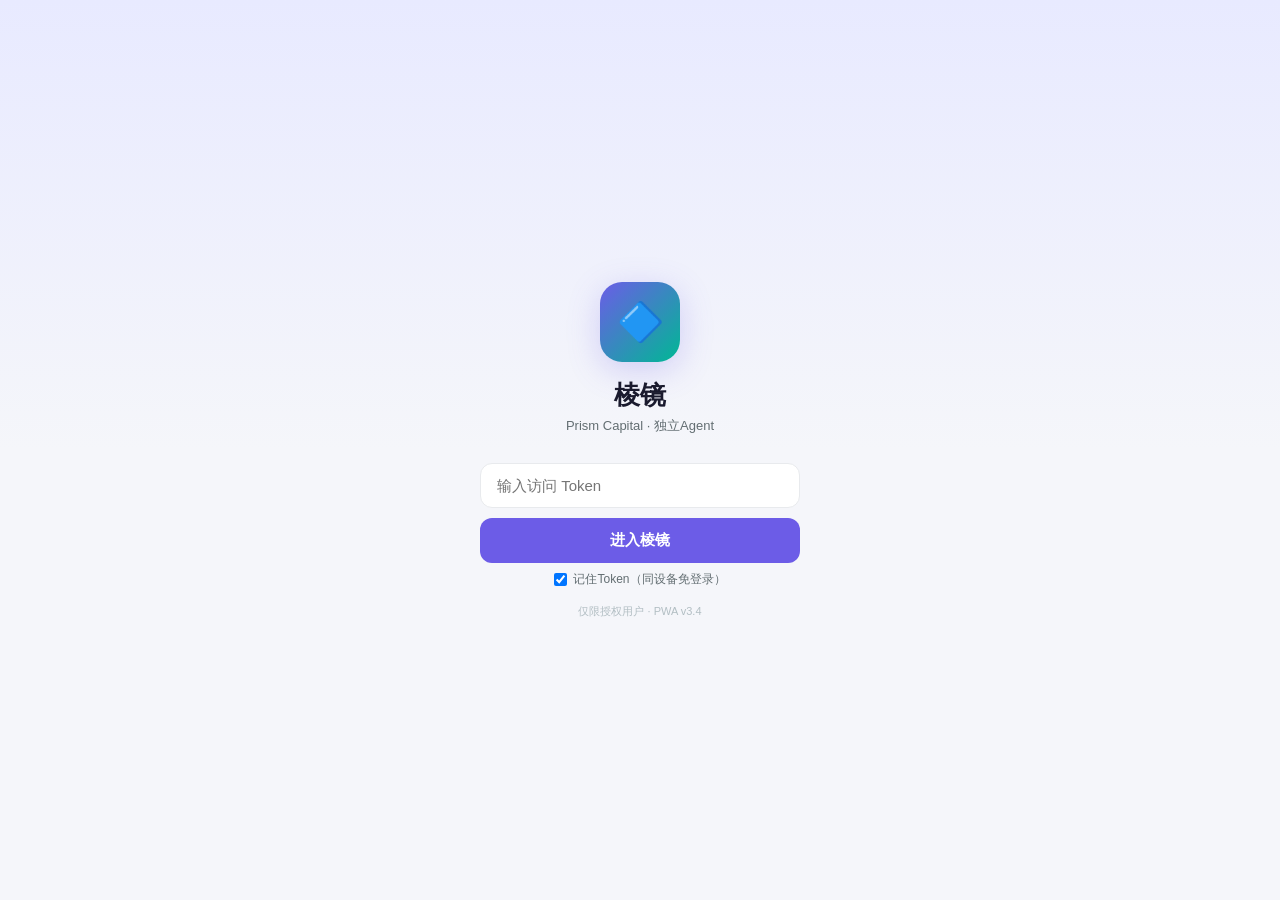
<file: prism-api/static/index.html>
<!DOCTYPE html>
<html lang="zh-CN">
<head>
<meta charset="UTF-8">
<meta name="viewport" content="width=device-width,initial-scale=1.0,user-scalable=no,viewport-fit=cover">
<meta name="apple-mobile-web-app-capable" content="yes">
<meta name="apple-mobile-web-app-status-bar-style" content="black-translucent">
<meta name="apple-mobile-web-app-title" content="棱镜">
<meta name="theme-color" content="#f5f6fa">
<title>棱镜 Prism</title>
<link rel="manifest" href="/manifest.json">
<link rel="apple-touch-icon" href="/icon-192.png">
<style>
*{margin:0;padding:0;box-sizing:border-box}
:root{
  --bg:#f5f6fa;--card:#fff;--card-hover:#f0f1f5;
  --border:#e8eaed;--divider:#f0f1f5;
  --primary:#6c5ce7;--primary-dark:#5a4bd1;--primary-light:#a29bfe;--primary-bg:rgba(108,92,231,0.08);
  --accent:#00b894;--accent-bg:rgba(0,184,148,0.08);
  --red:#e74c3c;--green:#27ae60;--yellow:#f39c12;--orange:#e67e22;
  --text:#1a1a2e;--text2:#636e72;--text3:#b2bec3;
  --user-bubble:#d4edda;--bot-bubble:#fff;
  --radius:16px;--safe-top:env(safe-area-inset-top,0px);--safe-bottom:env(safe-area-inset-bottom,0px)
}
html,body{height:100%;overflow:hidden}
body{font-family:-apple-system,BlinkMacSystemFont,'SF Pro Display','PingFang SC',sans-serif;background:var(--bg);color:var(--text);-webkit-font-smoothing:antialiased;overscroll-behavior:none}

/* ===== 登录 ===== */
.login-screen{display:flex;flex-direction:column;align-items:center;justify-content:center;height:100%;padding:40px 24px;background:linear-gradient(180deg,#e8eaff 0%,var(--bg) 50%)}
.login-logo{width:80px;height:80px;background:linear-gradient(135deg,var(--primary),var(--accent));border-radius:22px;display:flex;align-items:center;justify-content:center;font-size:38px;margin-bottom:16px;box-shadow:0 8px 32px rgba(108,92,231,0.25)}
.login-title{font-size:26px;font-weight:700;color:var(--text)}
.login-sub{color:var(--text2);font-size:13px;margin:4px 0 28px}
.login-input{width:100%;max-width:320px;padding:13px 16px;background:var(--card);border:1.5px solid var(--border);border-radius:12px;font-size:15px;outline:none;margin-bottom:10px;color:var(--text)}
.login-input:focus{border-color:var(--primary)}
.login-btn{width:100%;max-width:320px;padding:13px;background:var(--primary);border:none;border-radius:12px;color:#fff;font-size:15px;font-weight:600;cursor:pointer}
.login-btn:active{opacity:.85}
.login-hint{color:var(--text3);font-size:11px;margin-top:16px}
.login-remember{display:flex;align-items:center;gap:6px;margin-top:8px;font-size:12px;color:var(--text2)}

/* ===== 主框架 ===== */
.app{display:none;flex-direction:column;height:100%}

/* 顶部栏 - 扣子风格 */
.top-bar{
  height:calc(52px + var(--safe-top));padding-top:var(--safe-top);
  background:rgba(245,246,250,0.95);backdrop-filter:blur(20px);-webkit-backdrop-filter:blur(20px);
  display:flex;align-items:center;justify-content:space-between;
  padding-left:14px;padding-right:14px;
  border-bottom:0.5px solid rgba(0,0,0,0.06);flex-shrink:0;z-index:100
}
.tb-left{display:flex;align-items:center;gap:6px}
.tb-menu{font-size:20px;padding:4px;cursor:pointer;color:var(--text2)}
.tb-name{display:flex;flex-direction:column;line-height:1.2}
.tb-name-main{font-size:16px;font-weight:600;color:var(--text);display:flex;align-items:center;gap:4px}
.tb-name-main .arrow{font-size:12px;color:var(--text3)}
.tb-name-sub{font-size:10px;color:var(--text3);margin-top:1px}
.tb-right{display:flex;align-items:center;gap:12px}
.tb-icon{font-size:18px;color:var(--text2);cursor:pointer;padding:4px}

/* 内容区 */
.content{flex:1;overflow:hidden;position:relative}
.tab-page{display:none;height:100%;flex-direction:column}
.tab-page.active{display:flex}

/* ===== 聊天页 ===== */
.chat-msgs{flex:1;overflow-y:auto;padding:10px 0;-webkit-overflow-scrolling:touch}

/* 消息容器 */
.msg{padding:6px 14px;display:flex;gap:8px}
.msg.user{flex-direction:row-reverse}
.msg-avatar{width:32px;height:32px;border-radius:8px;flex-shrink:0;overflow:hidden;display:flex;align-items:center;justify-content:center;font-size:16px}
.msg-avatar.av-bot{background:linear-gradient(135deg,var(--primary),#4834d4)}
.msg-avatar.av-user{background:#e3f2fd;color:#1565c0;font-size:14px}
.msg-body{max-width:78%;display:flex;flex-direction:column}
.msg.user .msg-body{align-items:flex-end}
.msg-sender{font-size:11px;color:var(--text3);margin-bottom:2px;padding:0 4px}
.msg.user .msg-sender{display:none}

/* 气泡 - 扣子风格 */
.msg-bubble{
  padding:9px 13px;border-radius:18px;font-size:14.5px;line-height:1.65;word-break:break-word;
  position:relative
}
.msg.bot .msg-bubble{background:var(--bot-bubble);border:0.5px solid rgba(0,0,0,0.04);border-top-left-radius:4px;box-shadow:0 1px 2px rgba(0,0,0,0.03)}
.msg.user .msg-bubble{background:var(--user-bubble);border-top-right-radius:4px;color:#1b5e20}

/* Markdown */
.msg.bubble-md code{background:#eef;padding:1px 5px;border-radius:4px;font-size:13px}
.msg.bubble-md pre{background:#f5f6fa;padding:10px;border-radius:8px;overflow-x:auto;margin:6px 0}
.msg.bubble-md pre code{background:none;padding:0}
.msg.bubble-md a{color:var(--primary);text-decoration:none;border-bottom:1px solid var(--primary-light)}
.msg.bubble-md strong{font-weight:600}

.msg-time{font-size:10px;color:var(--text3);margin-top:2px;padding:0 4px}

/* 引用块 */
.msg-quote{background:rgba(108,92,231,0.06);border-left:3px solid var(--primary-light);padding:4px 10px;border-radius:0 8px 8px 0;margin-bottom:5px;font-size:12px;color:var(--text2);max-height:44px;overflow:hidden;line-height:1.4}
.msg.user .msg-quote{background:rgba(39,174,96,0.08);border-left-color:var(--green)}

/* 长按弹出菜单 - 扣子风格 */
.ctx-menu{
  position:fixed;z-index:500;
  background:var(--card);border-radius:12px;padding:4px 0;
  box-shadow:0 4px 24px rgba(0,0,0,0.12);min-width:160px;
  display:none
}
.ctx-menu.show{display:block}
.ctx-item{display:flex;align-items:center;gap:10px;padding:11px 16px;font-size:14px;color:var(--text);cursor:pointer}
.ctx-item:active{background:var(--card-hover)}
.ctx-item .ci-icon{font-size:16px;color:var(--text2);width:20px;text-align:center}

/* 思考栏 */
.thinking-bar{display:none;padding:8px 16px;align-items:center;gap:8px;flex-shrink:0}
.thinking-bar.active{display:flex}
.thinking-dots span{display:inline-block;width:5px;height:5px;border-radius:50%;background:var(--primary);margin:0 1.5px;animation:blink 1.4s infinite both}
.thinking-dots span:nth-child(2){animation-delay:.2s}
.thinking-dots span:nth-child(3){animation-delay:.4s}
@keyframes blink{0%,80%,100%{opacity:.3}40%{opacity:1}}
.thinking-text{font-size:13px;color:var(--text2)}
.thinking-step{font-size:11px;color:var(--primary);font-weight:600;margin-left:auto}

/* 引用栏 */
.reply-bar{display:none;align-items:center;padding:8px 14px;background:#eef0f5;border-radius:12px;margin:0 14px 4px;font-size:12px;color:var(--text2);flex-shrink:0}
.reply-bar.active{display:flex}
.rb-icon{margin-right:6px;font-size:14px}
.rb-text{flex:1;border-left:3px solid var(--primary);padding-left:10px;max-height:36px;overflow:hidden;line-height:1.3}
.rb-close{background:none;border:none;font-size:16px;cursor:pointer;color:var(--text3);padding:0 4px;margin-left:4px}

/* 输入区 - 扣子风格 */
.chat-input-area{padding:6px 10px calc(6px + var(--safe-bottom));background:var(--bg);border-top:0.5px solid rgba(0,0,0,0.06);flex-shrink:0}
.chat-preview{display:none;padding:4px 10px;position:relative}
.chat-preview img{max-height:72px;border-radius:8px}
.chat-preview .cp-close{position:absolute;top:2px;right:12px;background:rgba(0,0,0,0.5);color:#fff;border:none;border-radius:50%;width:20px;height:20px;font-size:11px;cursor:pointer}
.chat-row{display:flex;gap:8px;align-items:center}
.chat-plus{width:36px;height:36px;border-radius:50%;background:var(--card);border:1.5px solid var(--border);display:flex;align-items:center;justify-content:center;font-size:18px;cursor:pointer;flex-shrink:0;color:var(--text2)}
.chat-plus:active{background:var(--card-hover)}
.chat-text{flex:1;background:var(--card);border:1.5px solid var(--border);border-radius:22px;padding:9px 16px;font-size:15px;outline:none;color:var(--text)}
.chat-text:focus{border-color:var(--primary)}
.chat-text::placeholder{color:var(--text3);font-size:14px}
.chat-send-btn{width:36px;height:36px;border-radius:50%;background:var(--primary);border:none;display:flex;align-items:center;justify-content:center;font-size:18px;cursor:pointer;flex-shrink:0;color:#fff;font-weight:700}
.chat-send-btn:active{opacity:.8}
.chat-quick{display:flex;gap:0;margin-top:6px;padding:0 2px}
.quick-btn{display:flex;flex-direction:column;align-items:center;gap:2px;padding:6px 0;font-size:10px;color:var(--text2);cursor:pointer;flex:1}
.quick-btn:active{color:var(--primary)}
.quick-btn .qb-icon{width:40px;height:40px;border-radius:10px;background:var(--card);border:1px solid var(--border);display:flex;align-items:center;justify-content:center;font-size:18px}
.chat-disclaimer{text-align:center;font-size:10px;color:var(--text3);padding:3px 0 1px}

/* 滚到底部按钮 */
.scroll-bottom{position:absolute;right:16px;bottom:160px;width:36px;height:36px;border-radius:50%;background:var(--card);border:1px solid var(--border);box-shadow:0 2px 8px rgba(0,0,0,0.1);display:none;align-items:center;justify-content:center;cursor:pointer;font-size:16px;z-index:50;color:var(--text2)}
.scroll-bottom.show{display:flex}

/* ===== 行情页 ===== */
.market-page{overflow-y:auto;-webkit-overflow-scrolling:touch;padding:0 14px 20px}
.section-title{font-size:17px;font-weight:700;margin:14px 0 10px;color:var(--text)}
.index-grid{display:grid;grid-template-columns:1fr 1fr;gap:8px;margin-bottom:10px}
.index-card{background:var(--card);border-radius:12px;padding:12px;border:1px solid var(--border)}
.index-name{font-size:11px;color:var(--text2)}
.index-value{font-size:18px;font-weight:700;font-variant-numeric:tabular-nums}
.index-change{font-size:11px;font-weight:600}
.up{color:var(--red)}.down{color:var(--green)}
.bond-table{width:100%;border-collapse:collapse}
.bond-table th{font-size:10px;color:var(--text3);text-align:left;padding:6px 3px;border-bottom:1px solid var(--border);font-weight:500;position:sticky;top:0;background:var(--bg)}
.bond-table td{font-size:12px;padding:7px 3px;border-bottom:1px solid rgba(0,0,0,0.03);font-variant-numeric:tabular-nums}
.bond-rank{color:var(--primary-light);font-weight:700;width:24px}
.bond-rating{display:inline-block;padding:1px 4px;border-radius:4px;font-size:9px;font-weight:600;background:var(--primary-bg);color:var(--primary-light)}
.bond-rating.aaa{background:var(--accent-bg);color:var(--accent)}
.refresh-btn{display:inline-flex;align-items:center;gap:5px;padding:6px 12px;background:var(--card);border:1px solid var(--border);border-radius:8px;color:var(--primary);font-size:12px;cursor:pointer;margin:4px 0 8px}

/* ===== 技能管理页 - 扣子风格 ===== */
.skills-page{overflow-y:auto;-webkit-overflow-scrolling:touch}
.skill-banner{margin:12px 14px 8px;padding:10px 14px;background:#fff8e1;border-radius:10px;font-size:12px;color:#795548;display:flex;align-items:flex-start;gap:8px;line-height:1.4}
.skill-banner .sb-icon{font-size:16px;flex-shrink:0;margin-top:1px}
.skill-banner .sb-close{margin-left:auto;background:none;border:none;font-size:12px;color:#bcaaa4;cursor:pointer;padding:0 4px;flex-shrink:0}
.skill-list{padding:0 14px}
.skill-row{display:flex;align-items:center;gap:10px;padding:12px 0;border-bottom:1px solid var(--divider)}
.skill-row-icon{width:42px;height:42px;border-radius:10px;display:flex;align-items:center;justify-content:center;font-size:22px;flex-shrink:0}
.skill-row-info{flex:1;min-width:0}
.skill-row-name{font-size:14px;font-weight:600;color:var(--text)}
.skill-row-desc{font-size:11px;color:var(--text3);line-height:1.3;margin-top:2px;white-space:nowrap;overflow:hidden;text-overflow:ellipsis}
/* 开关 */
.skill-toggle{position:relative;width:44px;height:26px;flex-shrink:0;cursor:pointer}
.skill-toggle input{display:none}
.skill-toggle .slider{position:absolute;inset:0;background:#ccc;border-radius:13px;transition:.3s}
.skill-toggle .slider::before{content:'';position:absolute;width:22px;height:22px;border-radius:50%;background:#fff;left:2px;top:2px;transition:.3s;box-shadow:0 1px 3px rgba(0,0,0,0.15)}
.skill-toggle input:checked+.slider{background:var(--primary)}
.skill-toggle input:checked+.slider::before{transform:translateX(18px)}
.skill-bottom{display:flex;gap:10px;padding:12px 14px calc(12px + var(--safe-bottom));position:sticky;bottom:0;background:var(--bg)}
.skill-bottom button{flex:1;padding:11px;border-radius:10px;font-size:14px;cursor:pointer;border:none}
.sb-manage{background:var(--card);border:1px solid var(--border)!important;color:var(--text2)}
.sb-add{background:var(--text);color:#fff;font-weight:600}

/* ===== 设置/等级页 ===== */
.settings-page{overflow-y:auto;-webkit-overflow-scrolling:touch;padding:0 14px 20px}
.level-card{background:linear-gradient(135deg,var(--primary),#4834d4);border-radius:16px;padding:18px;color:#fff;margin:12px 0}
.level-title{font-size:13px;opacity:.8;margin-bottom:4px}
.level-current{font-size:28px;font-weight:800}
.level-progress{margin-top:10px;background:rgba(255,255,255,0.2);border-radius:6px;height:8px;overflow:hidden}
.level-bar{height:100%;background:#fff;border-radius:6px;transition:width .5s}
.level-next{font-size:11px;opacity:.7;margin-top:4px}
.infra-section{margin-top:16px}
.infra-title{font-size:14px;font-weight:700;color:var(--text);margin-bottom:8px;display:flex;align-items:center;gap:6px}
.infra-grid{display:grid;grid-template-columns:1fr 1fr;gap:8px}
.infra-item{background:var(--card);border:1px solid var(--border);border-radius:10px;padding:10px;display:flex;align-items:center;gap:8px}
.infra-dot{width:8px;height:8px;border-radius:50%;flex-shrink:0}
.infra-dot.on{background:var(--green)}.infra-dot.off{background:var(--red)}
.infra-label{font-size:11px;color:var(--text2)}
.setting-group{margin-top:16px}
.setting-row{display:flex;justify-content:space-between;align-items:center;padding:11px 0;border-bottom:1px solid var(--divider)}
.setting-key{font-size:14px;color:var(--text)}
.setting-val{font-size:13px;color:var(--text2)}
.btn-danger{width:100%;padding:12px;background:var(--red);border:none;border-radius:10px;color:#fff;font-size:14px;font-weight:600;cursor:pointer;margin-top:16px}

/* ===== 底部导航 - 扣子风格 ===== */
.tab-bar{
  height:calc(56px + var(--safe-bottom));padding-bottom:var(--safe-bottom);
  background:rgba(255,255,255,0.97);backdrop-filter:blur(16px);-webkit-backdrop-filter:blur(16px);
  display:flex;justify-content:space-around;align-items:center;
  border-top:0.5px solid rgba(0,0,0,0.06);flex-shrink:0;z-index:100
}
.tab-item{display:flex;flex-direction:column;align-items:center;gap:1px;color:var(--text3);font-size:10px;cursor:pointer;padding:4px 12px;-webkit-tap-highlight-color:transparent;transition:color .2s}
.tab-item.active{color:var(--primary)}
.tab-icon{font-size:20px;height:24px;display:flex;align-items:center}

/* ===== 通用 ===== */
.toast{position:fixed;top:calc(60px + var(--safe-top));left:50%;transform:translateX(-50%) translateY(-20px);background:var(--card);border:1px solid var(--border);border-radius:10px;padding:8px 16px;font-size:13px;z-index:600;opacity:0;transition:all .25s;pointer-events:none;box-shadow:0 4px 16px rgba(0,0,0,0.1)}
.toast.show{opacity:1;transform:translateX(-50%) translateY(0)}
.toast.error{border-color:rgba(231,76,60,0.3);color:var(--red)}
.share-overlay{position:fixed;inset:0;background:rgba(0,0,0,0.45);display:flex;align-items:flex-end;justify-content:center;z-index:500}
.share-sheet{background:#fff;border-radius:16px 16px 0 0;padding:20px 20px calc(20px + var(--safe-bottom));width:100%;max-width:420px}
.share-sheet-title{font-size:15px;font-weight:600;text-align:center;margin-bottom:12px}
.share-sheet textarea{width:100%;height:80px;border:1px solid var(--border);border-radius:8px;padding:8px;font-size:13px;resize:none;font-family:inherit}
.share-btns{display:flex;gap:10px;margin-top:12px}
.share-btns button{flex:1;padding:10px;border:none;border-radius:10px;font-size:14px;cursor:pointer}
.ss-copy{background:var(--primary);color:#fff;font-weight:600}
.ss-cancel{background:var(--card);border:1px solid var(--border)!important;color:var(--text2)}
</style>
</head>
<body>

<!-- 登录 -->
<div class="login-screen" id="loginScreen">
  <div class="login-logo">🔷</div>
  <div class="login-title">棱镜</div>
  <div class="login-sub">Prism Capital · 独立Agent</div>
  <input type="password" class="login-input" id="tokenInput" placeholder="输入访问 Token">
  <button class="login-btn" onclick="doLogin()">进入棱镜</button>
  <label class="login-remember"><input type="checkbox" id="rememberToken" checked> 记住Token（同设备免登录）</label>
  <div class="login-hint">仅限授权用户 · PWA v3.4</div>
</div>

<!-- 主应用 -->
<div class="app" id="mainApp">
  <!-- 顶部栏 -->
  <div class="top-bar">
    <div class="tb-left">
      <div class="tb-menu" onclick="toggleSideMenu()">☰</div>
      <div class="tb-name">
        <div class="tb-name-main">棱镜 <span class="arrow">›</span></div>
        <div class="tb-name-sub" id="tbSub">Prism Agent</div>
      </div>
    </div>
    <div class="tb-right">
      <div class="tb-icon" onclick="document.getElementById('chatInput').focus()">🔍</div>
      <div class="tb-icon">⋯</div>
    </div>
  </div>

  <div class="content">
    <!-- 聊天页 -->
    <div class="tab-page active" id="pageChat">
      <div class="chat-msgs" id="chatMsgs"></div>
      <div class="scroll-bottom" id="scrollBtn" onclick="scrollToBottom()">⌄</div>
      <div class="thinking-bar" id="thinkingBar">
        <div class="thinking-dots"><span></span><span></span><span></span></div>
        <span class="thinking-text" id="thinkingText">棱镜正在思考</span>
        <span class="thinking-step" id="thinkingStep"></span>
      </div>
      <div id="chatPreview" class="chat-preview"><img id="previewImg"><button class="cp-close" onclick="clearPreview()">✕</button></div>
      <div id="replyBar" class="reply-bar"><span class="rb-icon">↩</span><div class="rb-text" id="replyText"></div><button class="rb-close" onclick="cancelReply()">✕</button></div>
      <div class="chat-input-area">
        <div class="chat-row">
          <input id="chatFile" type="file" accept="image/*,video/*" style="display:none" onchange="onFileSelect(this)">
          <button class="chat-plus" onclick="document.getElementById('chatFile').click()">＋</button>
          <input id="chatInput" class="chat-text" type="text" placeholder="发送消息或长按说话开始任务" onkeydown="if(event.key==='Enter'&&!event.shiftKey)sendChat()">
          <button class="chat-send-btn" onclick="sendChat()" id="sendBtn">↑</button>
        </div>
        <div class="chat-quick">
          <div class="quick-btn" onclick="quickSend('今天有什么可转债机会？')"><div class="qb-icon">📊</div>可转债</div>
          <div class="quick-btn" onclick="quickSend('帮我分析当前市场环境')"><div class="qb-icon">🌐</div>市场</div>
          <div class="quick-btn" onclick="quickSend('双低排名前10')"><div class="qb-icon">🏆</div>双低</div>
          <div class="quick-btn" onclick="quickSend('使用巴菲特分析技能')"><div class="qb-icon">⚡</div>技能</div>
        </div>
        <div class="chat-disclaimer">对话由AI生成</div>
      </div>
    </div>

    <!-- 行情页 -->
    <div class="tab-page" id="pageMarket">
      <div class="market-page">
        <div class="section-title">💰 可转债双低排名</div>
        <button class="refresh-btn" onclick="loadBonds()">🔄 刷新</button>
        <div id="bondContent"><div style="text-align:center;padding:40px;color:var(--text3)">加载中...</div></div>
      </div>
    </div>

    <!-- 技能管理页 - 扣子风格 -->
    <div class="tab-page" id="pageSkills">
      <div class="skills-page">
        <div class="skill-banner" id="skillBanner">
          <span class="sb-icon">📢</span>
          <span>可对技能进行启用/禁用。如果没有想要的技能可以点击添加。</span>
          <button class="sb-close" onclick="document.getElementById('skillBanner').style.display='none'">我知道了</button>
        </div>
        <div class="skill-list" id="skillList"></div>
        <div class="skill-bottom">
          <button class="sb-manage" onclick="showToast('技能管理开发中')">管理</button>
          <button class="sb-add" onclick="showToast('技能商店开发中')">添加</button>
        </div>
      </div>
    </div>

    <!-- 设置/等级页 -->
    <div class="tab-page" id="pageSettings">
      <div class="settings-page">
        <div class="level-card">
          <div class="level-title">当前等级</div>
          <div class="level-current" id="lvCurrent">Level 5</div>
          <div class="level-progress"><div class="level-bar" id="lvBar" style="width:62%"></div></div>
          <div class="level-next" id="lvNext">距 Level 6：券商QMT对接 → 自动下单</div>
        </div>
        <div class="infra-section">
          <div class="infra-title">🏗️ 基础设施</div>
          <div class="infra-grid" id="infraGrid"></div>
        </div>
        <div class="setting-group">
          <div class="infra-title">📋 系统信息</div>
          <div class="setting-row"><span class="setting-key">Brain记忆</span><span class="setting-val" id="setMemCount">-</span></div>
          <div class="setting-row"><span class="setting-key">主模型</span><span class="setting-val" id="setModel">DeepSeek V4</span></div>
          <div class="setting-row"><span class="setting-key">模型路由</span><span class="setting-val">7路</span></div>
          <div class="setting-row"><span class="setting-key">API状态</span><span class="setting-val" id="setApiStatus">-</span></div>
          <div class="setting-row"><span class="setting-key">版本</span><span class="setting-val">3.4.0</span></div>
          <div class="setting-row"><span class="setting-key">架构</span><span class="setting-val">Framework-Centric</span></div>
        </div>
        <button class="btn-danger" onclick="doLogout()">退出登录</button>
      </div>
    </div>
  </div>

  <!-- 底部Tab -->
  <div class="tab-bar">
    <div class="tab-item active" onclick="switchTab('Chat',this)"><span class="tab-icon">💬</span><span>聊天</span></div>
    <div class="tab-item" onclick="switchTab('Market',this)"><span class="tab-icon">📈</span><span>行情</span></div>
    <div class="tab-item" onclick="switchTab('Skills',this)"><span class="tab-icon">⚡</span><span>技能</span></div>
    <div class="tab-item" onclick="switchTab('Settings',this)"><span class="tab-icon">⚙️</span><span>设置</span></div>
  </div>
</div>

<!-- 右键/长按菜单 -->
<div class="ctx-menu" id="ctxMenu">
  <div class="ctx-item" onclick="ctxAction('quote')"><span class="ci-icon">❝</span>引用</div>
  <div class="ctx-item" onclick="ctxAction('copy')"><span class="ci-icon">📋</span>复制</div>
  <div class="ctx-item" onclick="ctxAction('share')"><span class="ci-icon">↗</span>分享</div>
  <div class="ctx-item" onclick="ctxAction('select')"><span class="ci-icon">✓</span>选择以创建项目</div>
  <div class="ctx-item" onclick="ctxAction('report')"><span class="ci-icon">⚠️</span>举报</div>
</div>

<div class="toast" id="toast"></div>

<script>
const API=window.location.origin;
let TOKEN=localStorage.getItem('prism_token')||'';
let chatLoading=false,msgIdx=0,replyTo=null,ctxTarget=null;

// ===== 工具 =====
function showToast(m,t='success'){const e=document.getElementById('toast');e.textContent=m;e.className='toast '+(t==='error'?'error ':'')+'show';setTimeout(()=>e.className='toast',2000)}
function escH(s){return s.replace(/&/g,'&amp;').replace(/</g,'&lt;').replace(/>/g,'&gt;')}
function fmtTime(){const n=new Date();return n.getHours().toString().padStart(2,'0')+':'+n.getMinutes().toString().padStart(2,'0')}
function truncText(t,n=50){const p=t.replace(/<[^>]*>/g,'').replace(/\s+/g,' ');return p.length>n?p.slice(0,n)+'…':p}
function fmtAmt(v){return v>=1e8?(v/1e8).toFixed(1)+'亿':v>=1e4?(v/1e4).toFixed(1)+'万':v.toFixed(0)}

// Markdown
function rMd(s){
  s=s.replace(/```(\w*)\n([\s\S]*?)```/g,(_,l,c)=>'<pre><code>'+escH(c.trim())+'</code></pre>');
  s=s.replace(/`([^`]+)`/g,'<code>$1</code>');
  s=s.replace(/\*\*(.+?)\*\*/g,'<strong>$1</strong>');
  s=s.replace(/\*(.+?)\*/g,'<em>$1</em>');
  s=s.replace(/\[([^\]]+)\]\(([^)]+)\)/g,'<a href="$2" target="_blank" rel="noopener">$1</a>');
  s=s.replace(/^### (.+)$/gm,'<div style="font-size:14px;font-weight:700;margin:6px 0 3px">$1</div>');
  s=s.replace(/^## (.+)$/gm,'<div style="font-size:15px;font-weight:700;margin:8px 0 3px">$1</div>');
  s=s.replace(/^- (.+)$/gm,'<div style="padding-left:10px">• $1</div>');
  s=s.replace(/^\d+\. (.+)$/gm,'<div style="padding-left:14px">◦ $1</div>');
  s=s.replace(/\n/g,'<br>');
  return s
}

// ===== 登录 =====
async function doLogin(){
  const i=document.getElementById('tokenInput').value.trim();
  if(!i){showToast('请输入Token','error');return}
  TOKEN=i;
  try{
    const r=await fetch(API+'/health',{headers:{'Authorization':'Bearer '+TOKEN}});
    if(r.ok){
      if(document.getElementById('rememberToken').checked){localStorage.setItem('prism_token',TOKEN);localStorage.setItem('prism_device_'+btoa(TOKEN).slice(0,8),'1')}
      enterApp();showToast('登录成功')
    }else{showToast('Token无效','error')}
  }catch{showToast('连接失败','error')}
}
function doLogout(){TOKEN='';localStorage.removeItem('prism_token');document.getElementById('loginScreen').style.display='flex';document.getElementById('mainApp').style.display='none'}
function enterApp(){
  document.getElementById('loginScreen').style.display='none';
  document.getElementById('mainApp').style.display='flex';
  loadBonds();loadSettings();initSkills()
}

// ===== Tab =====
function switchTab(n,el){
  document.querySelectorAll('.tab-item').forEach(t=>t.classList.remove('active'));
  el.classList.add('active');
  document.querySelectorAll('.tab-page').forEach(p=>p.classList.remove('active'));
  document.getElementById('page'+n).classList.add('active');
  if(n==='Market')loadBonds();
  if(n==='Settings')loadSettings()
}

// ===== API =====
async function apiFetch(p,o={}){
  const r=await fetch(API+p,{...o,headers:{'Authorization':'Bearer '+TOKEN,'Content-Type':'application/json',...o.headers}});
  if(r.status===401||r.status===403){showToast('Token无效','error');doLogout();return null}
  try{return await r.json()}catch{return null}
}

// ===== 聊天 =====
function appendChatMsg(role,text,quote=null){
  const c=document.getElementById('chatMsgs');
  const idx=msgIdx++;
  const w=document.createElement('div');
  w.className='msg '+(role==='user'?'user':'bot');
  w.dataset.idx=idx;w.dataset.text=text;
  // 头像
  const av=document.createElement('div');
  av.className='msg-avatar '+(role==='user'?'av-user':'av-bot');
  av.textContent=role==='user'?'👤':'🔷';
  w.appendChild(av);
  // 内容体
  const body=document.createElement('div');
  body.className='msg-body';
  if(role==='bot'){const sn=document.createElement('div');sn.className='msg-sender';sn.textContent='棱镜';body.appendChild(sn)}
  // 引用
  if(quote){const q=document.createElement('div');q.className='msg-quote';q.textContent=truncText(quote);body.appendChild(q)}
  // 气泡
  const b=document.createElement('div');
  b.className='msg-bubble bubble-md';
  if(role==='user'){b.textContent=text}else{b.innerHTML=rMd(text)}
  body.appendChild(b);
  // 时间
  const t=document.createElement('div');t.className='msg-time';t.textContent=fmtTime();body.appendChild(t);
  w.appendChild(body);
  // 长按/右键
  let lt;
  b.addEventListener('contextmenu',e=>{e.preventDefault();showCtx(e,idx,role,text)});
  b.addEventListener('touchstart',e=>{lt=setTimeout(()=>showCtx(e,idx,role,text),500)},{passive:true});
  b.addEventListener('touchend',()=>clearTimeout(lt));
  b.addEventListener('touchmove',()=>clearTimeout(lt));
  c.appendChild(w);
  requestAnimationFrame(()=>c.scrollTop=c.scrollHeight);
  return idx
}
function appendImgMsg(src){
  const c=document.getElementById('chatMsgs');const idx=msgIdx++;
  const w=document.createElement('div');w.className='msg user';w.dataset.idx=idx;w.dataset.text='[图片]';
  const av=document.createElement('div');av.className='msg-avatar av-user';av.textContent='👤';w.appendChild(av);
  const body=document.createElement('div');body.className='msg-body';
  const b=document.createElement('div');b.className='msg-bubble bubble-md';b.style.padding='6px';
  const img=document.createElement('img');img.src=src;img.style.cssText='max-width:100%;border-radius:10px;display:block';b.appendChild(img);
  body.appendChild(b);
  const t=document.createElement('div');t.className='msg-time';t.textContent=fmtTime();body.appendChild(t);
  w.appendChild(body);c.appendChild(w);requestAnimationFrame(()=>c.scrollTop=c.scrollHeight)
}

// 右键菜单
function showCtx(e,idx,role,text){
  ctxTarget={idx,role,text};
  const m=document.getElementById('ctxMenu');
  let x,y;
  if(e.touches){const t=e.touches[0];x=t.clientX;y=t.clientY}else{x=e.clientX;y=e.clientY}
  m.style.left=Math.min(x,window.innerWidth-170)+'px';
  m.style.top=Math.min(y,window.innerHeight-220)+'px';
  m.classList.add('show');
}
function hideCtx(){document.getElementById('ctxMenu').classList.remove('show')}
function ctxAction(action){
  hideCtx();
  if(!ctxTarget)return;
  const{text,role}=ctxTarget;
  switch(action){
    case'quote':startReply(ctxTarget.idx,text);break;
    case'copy':navigator.clipboard.writeText(text).then(()=>showToast('已复制')).catch(()=>showToast('复制失败','error'));break;
    case'share':showShare(text);break;
    case'select':showToast('创建项目开发中');break;
    case'report':showToast('已记录反馈');break;
  }
}
document.addEventListener('click',e=>{if(!e.target.closest('.ctx-menu'))hideCtx()});

function startReply(idx,text){
  replyTo={idx,text};
  document.getElementById('replyText').textContent=truncText(text,60);
  document.getElementById('replyBar').classList.add('active');
  document.getElementById('chatInput').focus()
}
function cancelReply(){replyTo=null;document.getElementById('replyBar').classList.remove('active')}
function showShare(text){
  const o=document.createElement('div');o.className='share-overlay';
  o.innerHTML='<div class="share-sheet"><div class="share-sheet-title">分享棱镜回复</div><textarea id="shareText">'+escH(text)+'</textarea><div class="share-btns"><button class="ss-copy" onclick="navigator.clipboard.writeText(document.getElementById(\'shareText\').value);this.textContent=\'已复制\';setTimeout(()=>this.textContent=\'复制\',1500)">复制</button><button class="ss-cancel" onclick="this.closest(\'.share-overlay\').remove()">取消</button></div></div>';
  o.addEventListener('click',e=>{if(e.target===o)o.remove()});
  document.body.appendChild(o)
}

let pendingFile=null,pendingB64=null;
function onFileSelect(inp){
  const f=inp.files[0];if(!f)return;
  if(f.size>10*1024*1024){showToast('文件不能超过10MB','error');inp.value='';return}
  pendingFile=f;
  const r=new FileReader();r.onload=e=>{pendingB64=e.target.result;document.getElementById('previewImg').src=e.target.result;document.getElementById('chatPreview').style.display='block'};
  r.readAsDataURL(f);inp.value=''
}
function clearPreview(){pendingFile=null;pendingB64=null;document.getElementById('chatPreview').style.display='none';document.getElementById('chatFile').value=''}
function quickSend(msg){document.getElementById('chatInput').value=msg;sendChat()}

function setThinking(active,step=''){
  const bar=document.getElementById('thinkingBar');
  document.getElementById('thinkingStep').textContent=step;
  bar.classList.toggle('active',active);
  document.getElementById('tbSub').textContent=active?'思考中...':'Prism Agent'
}

async function sendChat(){
  if(chatLoading)return;
  const input=document.getElementById('chatInput');
  const msg=input.value.trim();
  const hasFile=pendingFile!=null;
  if(!msg&&!hasFile)return;
  input.value='';chatLoading=true;
  const quoteText=replyTo?replyTo.text:null;
  cancelReply();
  let body={message:msg||'(图片)',use_llm:true};
  if(quoteText)body.quote=truncText(quoteText,100);
  if(hasFile&&pendingB64){body.image=pendingB64;appendImgMsg(pendingB64);clearPreview()}else{appendChatMsg('user',msg,quoteText)}
  setThinking(true,'调用Brain...');
  try{
    const r=await fetch(API+'/brain/chat',{method:'POST',headers:{'Authorization':'Bearer '+TOKEN,'Content-Type':'application/json'},body:JSON.stringify(body)});
    setThinking(true,'生成回复...');
    const d=await r.json();setThinking(false);
    if(d.reply){appendChatMsg('bot',d.reply)}else{appendChatMsg('bot','暂无回复，请重试')}
  }catch(e){setThinking(false);appendChatMsg('bot','连接失败，请重试')}
  chatLoading=false;
  scrollToBottom()
}

// 滚到底部
const chatMsgs=document.getElementById('chatMsgs');
chatMsgs.addEventListener('scroll',()=>{
  const btn=document.getElementById('scrollBtn');
  const gap=chatMsgs.scrollHeight-chatMsgs.scrollTop-chatMsgs.clientHeight;
  btn.classList.toggle('show',gap>200)
});
function scrollToBottom(){chatMsgs.scrollTop=chatMsgs.scrollHeight}

// ===== 行情 =====
function getPremiumClass(p){return p===undefined||p===null?'var(--text2)':p<20?'var(--green)':p<40?'var(--yellow)':'var(--red)'}
async function loadBonds(){
  const d=await apiFetch('/bond/double-low?top=30');if(!d)return;
  const c=document.getElementById('bondContent'),b=d.data||[];
  if(!b.length){c.innerHTML='<div style="text-align:center;padding:40px;color:var(--text3)">暂无数据</div>';return}
  let h='<table class="bond-table"><thead><tr><th>#</th><th>名称</th><th>价格</th><th>双低</th><th>溢价率</th><th>成交额</th><th>评级</th></tr></thead><tbody>';
  b.forEach((x,i)=>{
    const r=x['评级']||'';let rc='bond-rating';if(r==='AAA')rc+=' aaa';
    const pm=x['溢价率'];
    h+='<tr><td class="bond-rank">'+(i+1)+'</td><td>'+escH(x['名称']||'')+'</td><td>'+(x['价格']?x['价格'].toFixed(2):'-')+'</td><td>'+(x['双低值']?x['双低值'].toFixed(2):'-')+'</td><td style="color:'+getPremiumClass(pm)+'">'+(pm!=null?pm.toFixed(2)+'%':'-')+'</td><td>'+fmtAmt(x['成交额']||0)+'</td><td><span class="'+rc+'">'+escH(r)+'</span></td></tr>'
  });
  h+='</tbody></table>';c.innerHTML=h
}

// ===== 技能管理 - 扣子风格 =====
const SKILLS=[
  {icon:'🚀',bg:'linear-gradient(135deg,#ff6b6b,#ee5a24)',name:'拉高流量技巧',desc:'小红书和抖音流量拉高实战指南，诊断流量问题，优化标题封面',on:true},
  {icon:'💰',bg:'linear-gradient(135deg,#f9ca24,#f0932b)',name:'投资知识库',desc:'基于恒生聚源数据库，查询A股财务/估值/资金分析数据',on:true},
  {icon:'📈',bg:'linear-gradient(135deg,#6c5ce7,#a29bfe)',name:'A股/港股/美股实时数据',desc:'多数据源实时股票行情查询与技术分析',on:true},
  {icon:'⚽',bg:'linear-gradient(135deg,#00b894,#00cec9)',name:'体彩购买专家',desc:'体彩竞彩深度分析师，多维评估赛事胜负概率',on:false},
  {icon:'🍉',bg:'linear-gradient(135deg,#e17055,#d63031)',name:'球星卡选瓜师',desc:'像选西瓜一样选球星卡盲盒，EV分析+命中率评估',on:false},
  {icon:'🔮',bg:'linear-gradient(135deg,#6c5ce7,#4834d4)',name:'棱镜行情数据',desc:'棱镜专属A股行情数据接口，支持实时行情与K线',on:true},
  {icon:'👁️',bg:'linear-gradient(135deg,#0984e3,#74b9ff)',name:'棱镜先知',desc:'跨领域多模型融合预测引擎，输出带置信度校准的预测',on:true},
  {icon:'📊',bg:'linear-gradient(135deg,#00b894,#55efc4)',name:'巴菲特股票分析',desc:'A股价值投资分析：ROE/护城河/DCF估值',on:true},
  {icon:'🔥',bg:'linear-gradient(135deg,#e74c3c,#c0392b)',name:'板块热度分析',desc:'政策-产业-资金三维度分析板块热度',on:true},
  {icon:'💎',bg:'linear-gradient(135deg,#f39c12,#e67e22)',name:'红利股分析',desc:'央企控股+高股息筛选，偏离度/速动比率多指标',on:true},
  {icon:'🧠',bg:'linear-gradient(135deg,#a29bfe,#6c5ce7)',name:'量化股票分析',desc:'资金流向+换手率+动量信号+背景面分析',on:true},
  {icon:'⚡',bg:'linear-gradient(135deg,#fd79a8,#e84393)',name:'科技股分析',desc:'AI/半导体/信创赛道股票推荐与风险分析',on:true},
  {icon:'🛡️',bg:'linear-gradient(135deg,#00cec9,#81ecec)',name:'全维度风险雷达',desc:'财务/资金/价格/监管/治理/舆情多维风险扫描',on:true},
  {icon:'🎯',bg:'linear-gradient(135deg,#fdcb6e,#f39c12)',name:'ETF筛选',desc:'收益率/回撤/夏普/估值温度多维条件筛选ETF',on:true},
  {icon:'📋',bg:'linear-gradient(135deg,#74b9ff,#0984e3)',name:'龙虎榜',desc:'实时异动个股数据，上榜原因/成交额/游资',on:true},
  {icon:'🗞️',bg:'linear-gradient(135deg,#636e72,#b2bec3)',name:'话题追踪',desc:'持续关注+定期简报，新闻/事件/行业动态追踪',on:true},
];
function initSkills(){
  const list=document.getElementById('skillList');
  list.innerHTML=SKILLS.map((s,i)=>`
    <div class="skill-row">
      <div class="skill-row-icon" style="background:${s.bg}">${s.icon}</div>
      <div class="skill-row-info">
        <div class="skill-row-name">${s.name}</div>
        <div class="skill-row-desc">${s.desc}</div>
      </div>
      <label class="skill-toggle">
        <input type="checkbox" ${s.on?'checked':''} onchange="toggleSkill(${i},this.checked)">
        <span class="slider"></span>
      </label>
    </div>
  `).join('')
}
function toggleSkill(idx,on){
  SKILLS[idx].on=on;
  showToast(on?SKILLS[idx].name+' 已启用':SKILLS[idx].name+' 已禁用');
}
function useSkill(name){
  switchTab('Chat',document.querySelectorAll('.tab-item')[0]);
  document.getElementById('chatInput').value='使用'+name+'技能分析：';
  sendChat()
}

// ===== 设置 =====
const INFRA=[
  {name:'Brain引擎',on:true},{name:'API服务',on:true},
  {name:'Cloudflare隧道',on:true},{name:'SQLite记忆',on:true},
  {name:'模型路由×7',on:true},{name:'PWA前端',on:true},
  {name:'Bridge端点',on:true},{name:'Evolution进化',on:false},
];
async function loadSettings(){
  const d=await apiFetch('/health');
  if(d){
    const b=d.checks?.brain||{};
    document.getElementById('setMemCount').textContent=(b.memories||'-')+'条';
    document.getElementById('setApiStatus').textContent=d.status==='healthy'?'✅ 正常':'⚠️ 异常';
    INFRA[1].on=d.status==='healthy';
  }
  const ig=document.getElementById('infraGrid');
  ig.innerHTML=INFRA.map(i=>`<div class="infra-item"><div class="infra-dot ${i.on?'on':'off'}"></div><div class="infra-label">${i.name}</div></div>`).join('')
}

// ===== 自动登录 =====
if(TOKEN){
  fetch(API+'/health',{headers:{'Authorization':'Bearer '+TOKEN}}).then(r=>{
    if(r.ok)enterApp();else{TOKEN='';localStorage.removeItem('prism_token')}
  }).catch(()=>{})
}
</script>
</body>
</html>
</file>
